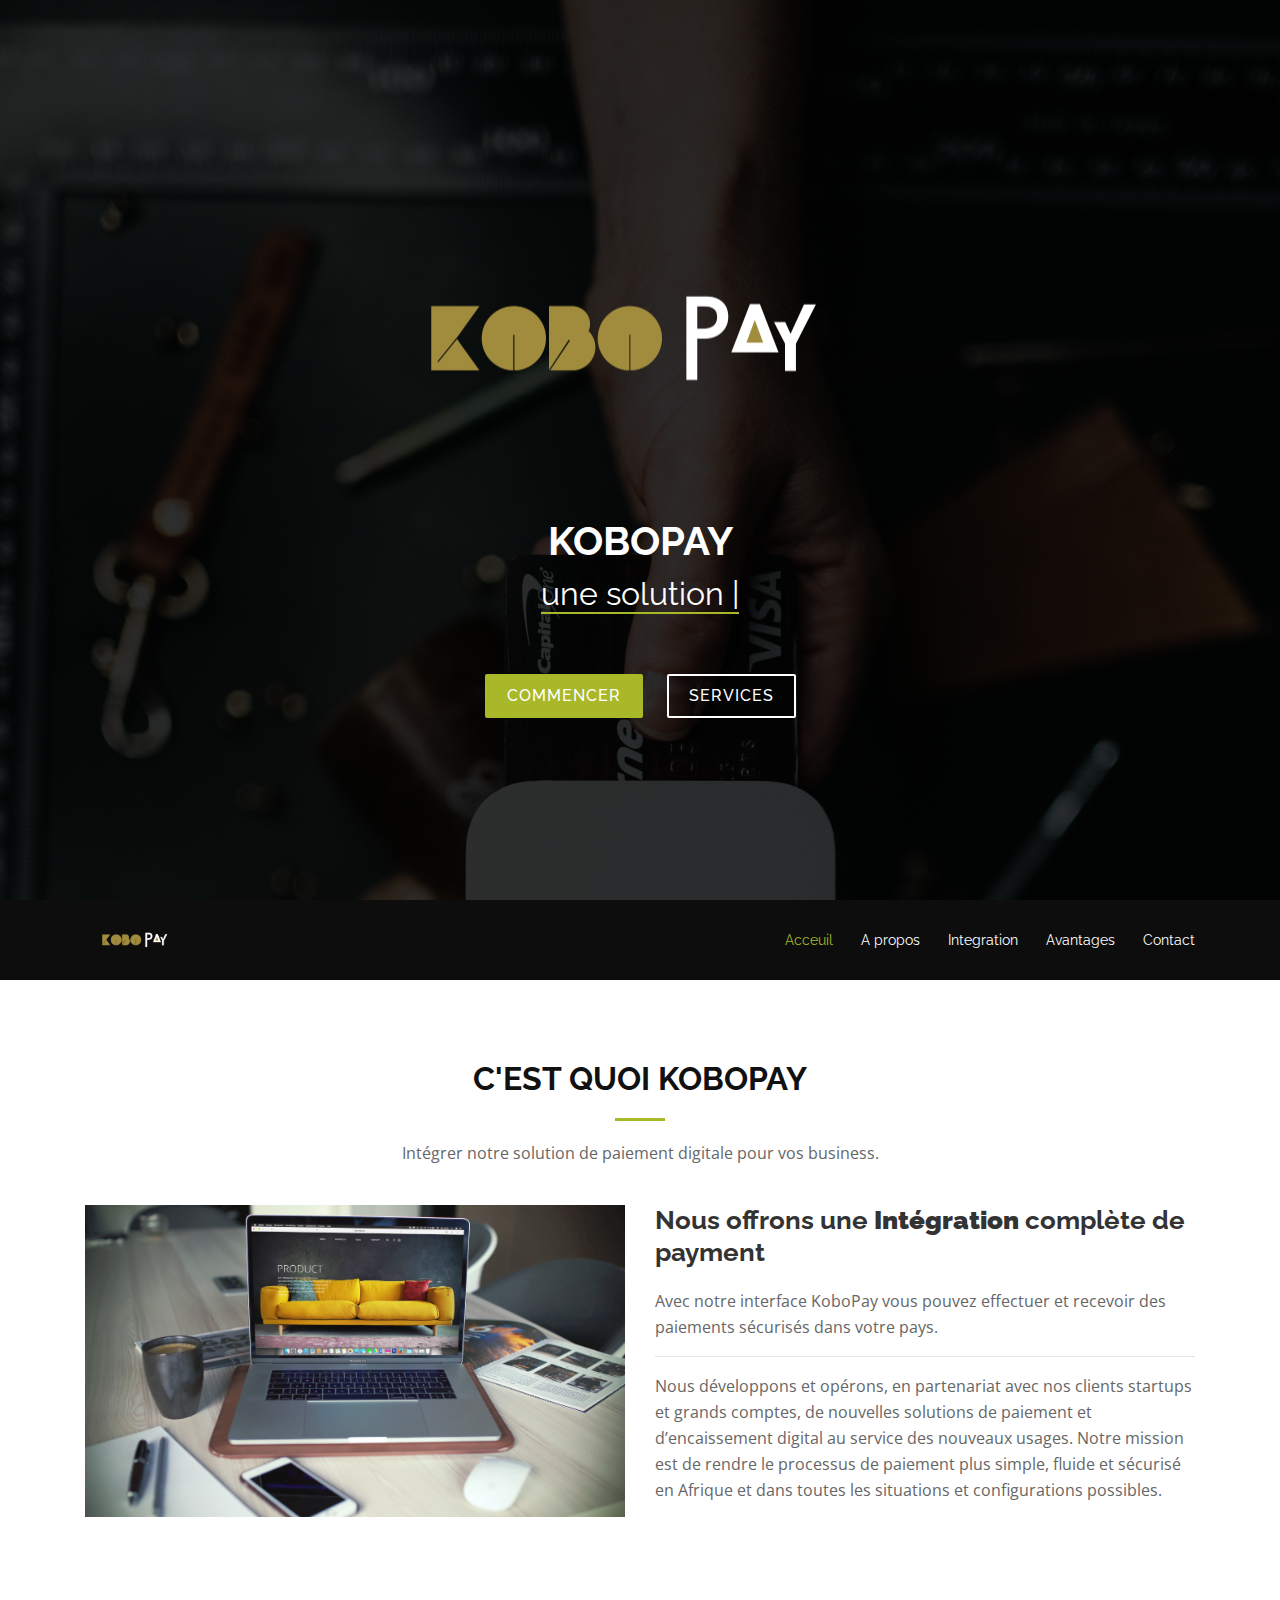
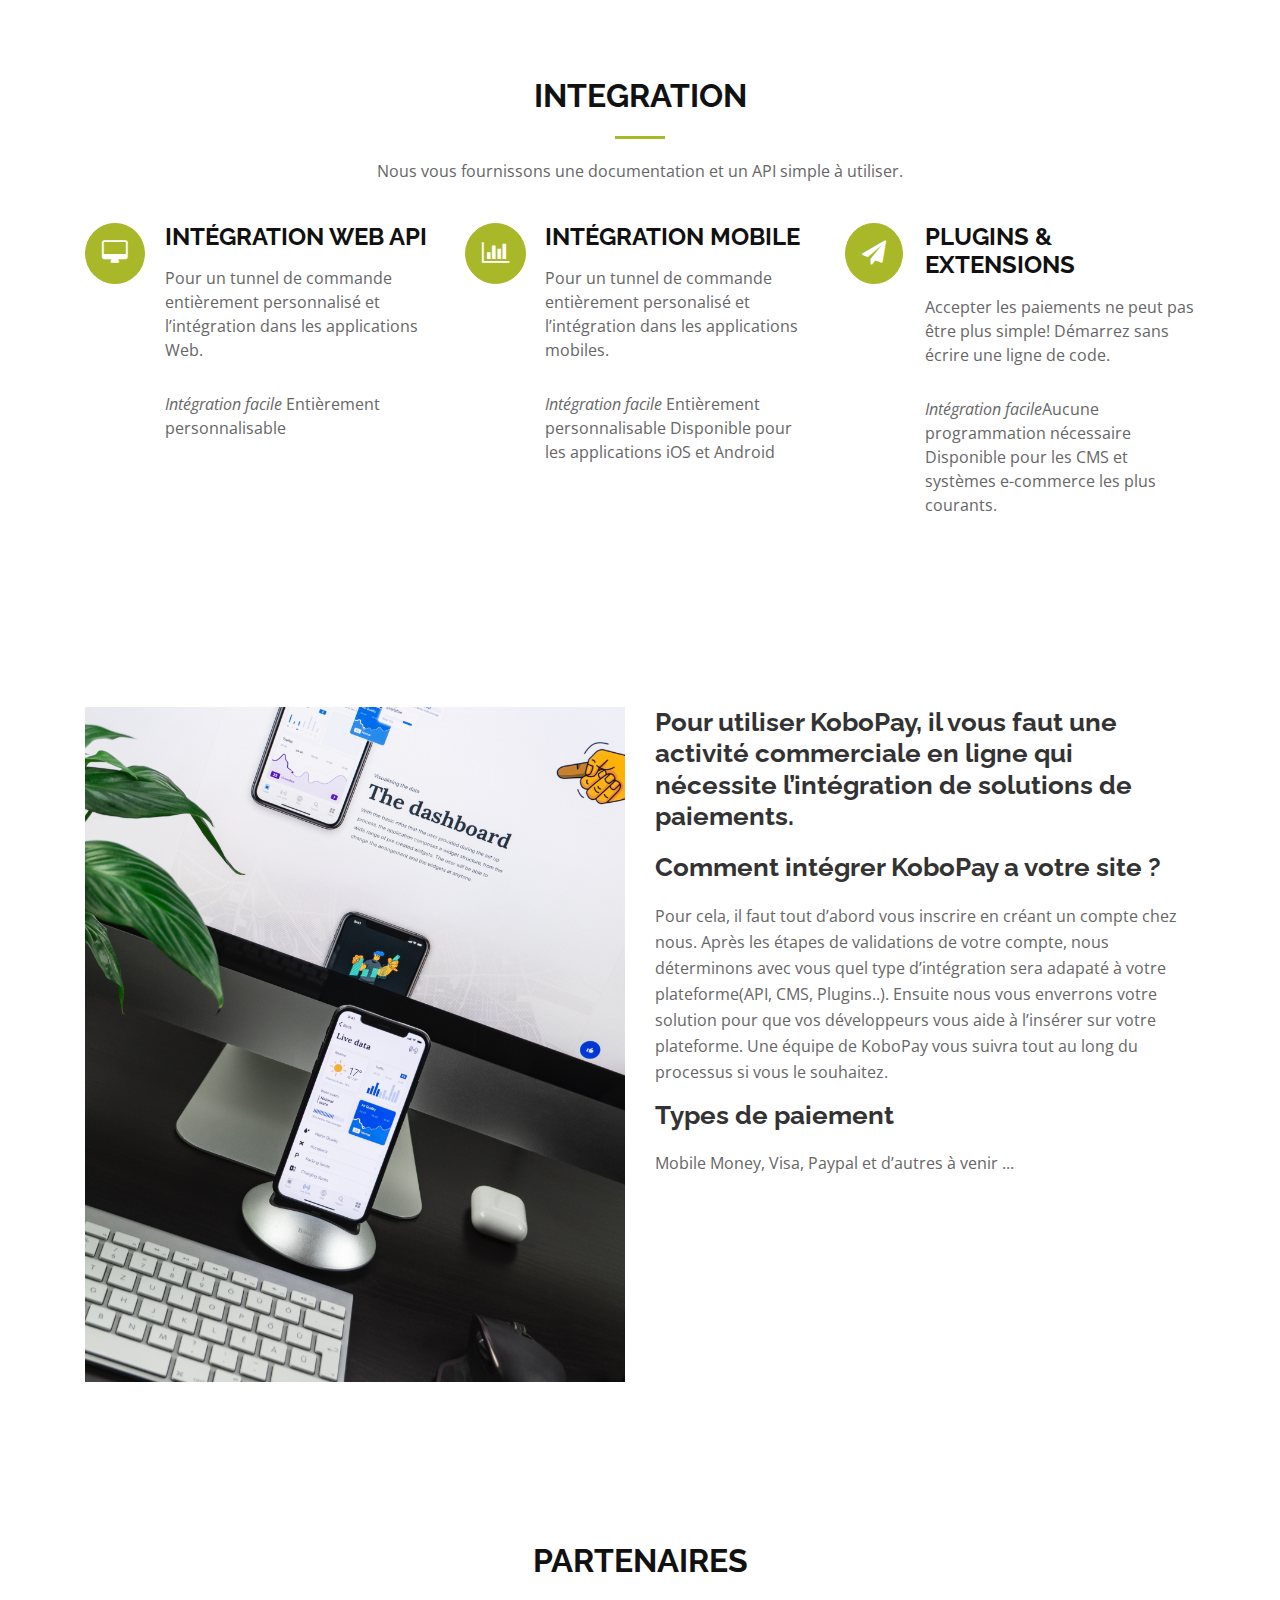
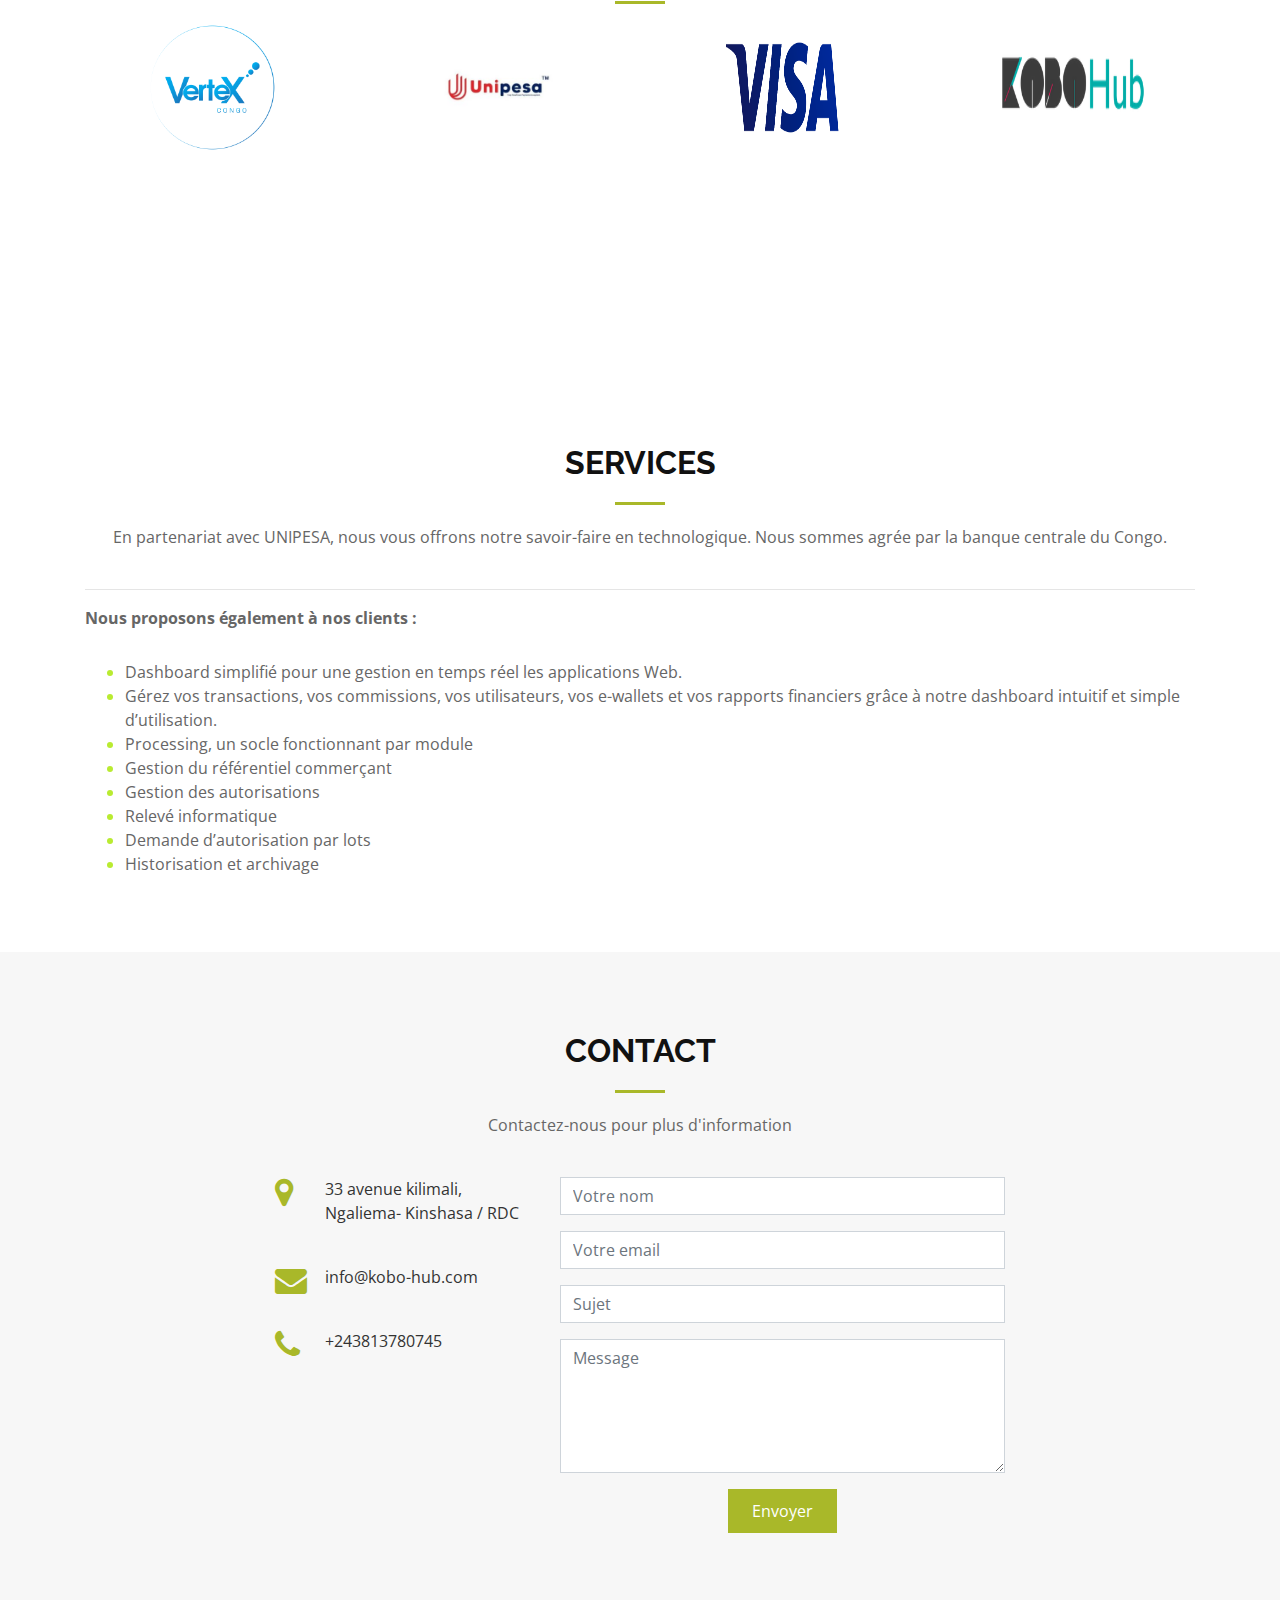
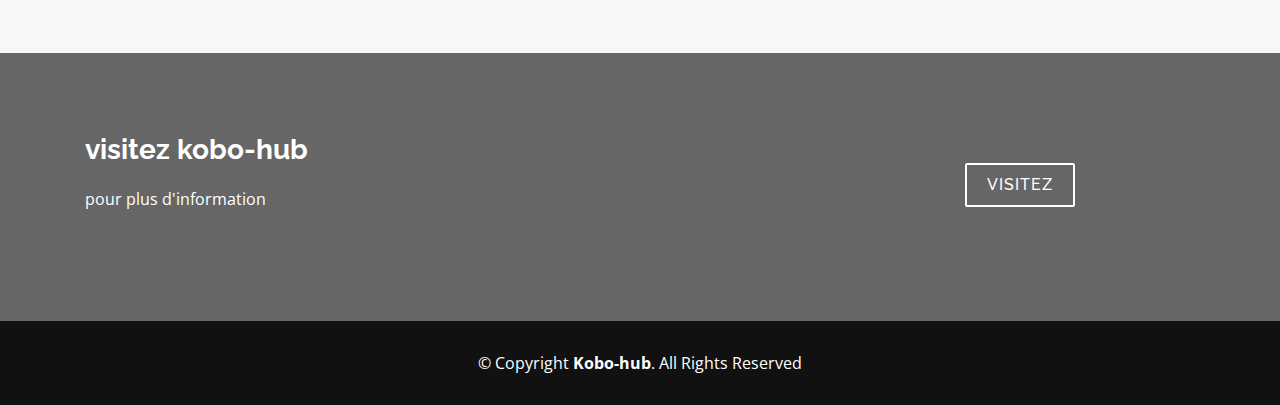
<file: index.html>
<!DOCTYPE html>
<html lang="en">
<html lang="fr">

<head>
  <meta charset="utf-8">
  <meta content="width=device-width, initial-scale=1.0" name="viewport">

  <title>Kobo-hub Bootstrap Template</title>
  <meta content="" name="description">
  <meta content="" name="keywords">

  <!-- Facebook Opengraph integration: https://developers.facebook.com/docs/sharing/opengraph -->
  <meta property="og:title" content="">
  <meta property="og:image" content="">
  <meta property="og:url" content="">
  <meta property="og:site_name" content="">
  <meta property="og:description" content="">

  <!-- Twitter Cards integration: https://dev.twitter.com/cards/  -->
  <meta name="twitter:card" content="summary">
  <meta name="twitter:site" content="">
  <meta name="twitter:title" content="">
  <meta name="twitter:description" content="">
  <meta name="twitter:image" content="">

  <!-- Favicons -->
  <link href="assets/img/favicon.png" rel="icon">
  <link href="assets/img/apple-touch-icon.png" rel="apple-touch-icon">

  <!-- Google Fonts -->
  <link href="https://fonts.googleapis.com/css?family=Open+Sans:300,300i,400,400i,700,700i|Raleway:300,400,500,700,800" rel="stylesheet">

  <!-- Vendor CSS Files -->
  <link href="assets/vendor/bootstrap/css/bootstrap.min.css" rel="stylesheet">
  <link href="assets/vendor/icofont/icofont.min.css" rel="stylesheet">
  <link href="assets/vendor/font-awesome/css/font-awesome.min.css" rel="stylesheet">
  <link href="assets/vendor/owl.carousel/assets/owl.carousel.min.css" rel="stylesheet">
  <link href="assets/vendor/venobox/venobox.css" rel="stylesheet">
  <link href="assets/vendor/aos/aos.css" rel="stylesheet">

  <!-- Template Main CSS File -->
  <link href="assets/css/style.css" rel="stylesheet">

  <!-- =======================================================
  * Template Name: Kobo-hub - v3.2.0
  * Template URL: https://bootstrapmade.com/Kobo-hub-free-onepage-bootstrap-theme/
  * Author: BootstrapMade.com
  * License: https://bootstrapmade.com/license/
  ======================================================== -->
</head>

<body>

  <!-- ======= Hero Section ======= -->
  <section id="hero">
    <div class="hero-container">
      <div class="wow fadeIn">
        <div class="hero-logo">
          <img class="" src="assets/img/logo.png" alt="Kobopay">
        </div>

        <h1>Kobopay</h1>
        <h2><span class="typed" data-typed-items="UNE SOLUTION
          D’INTÉGRATION,
          DE PAIEMENT,
          POUR MON BUSINESS"></span></h2>
        <div class="actions">
          <a href="#about" class="btn-get-started">Commencer</a>
          <a href="#services" class="btn-services">Services</a>
        </div>
      </div>
    </div>
  </section><!-- End Hero -->

  <!-- ======= Header ======= -->
  <header id="header">
    <div class="container d-flex align-items-center">

      <a href="index.html" class="logo mr-auto"><img src="assets/img/logo.png" alt=""></a>
      <!-- Uncomment below if you prefer to use a text logo -->
      <!-- <h1 class="logo mr-auto"><a href="index.html">Kobo-hub</a></h1> -->

      <nav class="nav-menu d-none d-lg-block">
        <ul>
          <li class="active"><a href="index.html">Acceuil</a></li>
          <li><a href="#about">A propos</a></li>
          <li><a href="#services">Integration</a></li>
          <li><a href="#testimonials">Avantages</a></li>
          
          <li><a href="#contact">Contact</a></li>

        </ul>
      </nav><!-- .nav-menu -->

    </div>
  </header><!-- End Header -->

  <main id="main">

    <!-- ======= About Section ======= -->
    <section id="about">
      <div class="container wow fadeInUp">
        <div class="row">
          <div class="col-md-12">
            <h3 class="section-title">C'est quoi Kobopay</h3>
            <div class="section-title-divider"></div>
            <p class="section-description">Intégrer notre solution de paiement
              digitale pour vos business.</p>
          </div>
        </div>
      </div>
      <div class="container about-container wow fadeInUp">
        <div class="row">

          <div class="col-lg-6 about-img">
            <img src="assets/img/3.jpg" alt="">
          </div>

          <div class="col-md-6 about-content">
            <h2 class="about-title">Nous offrons une <b>Intégration</b> complète de payment</h2>
            <p class="about-text">
              Avec notre interface KoboPay vous pouvez effectuer et recevoir des paiements sécurisés dans votre pays.
            </p>
            <hr>
            <p class="about-text">
              Nous développons et opérons, en partenariat avec nos clients startups et grands comptes, de nouvelles solutions de paiement et d’encaissement digital au service des nouveaux usages. Notre mission est de rendre le processus de paiement plus simple, fluide et sécurisé en Afrique et dans toutes les situations et configurations possibles.
            </p>
            
          </div>
        </div>
      </div>
    </section><!-- End About Section -->

    <!-- ======= Services Section ======= -->
    <section id="services">
      <div class="container wow fadeInUp">
        <div class="row">
          <div class="col-md-12">
            <h3 class="section-title">Integration</h3>
            <div class="section-title-divider"></div>
            <p class="section-description">Nous vous fournissons une documentation et un API simple à utiliser.</p>
          </div>
        </div>

        <div class="row">
          <div class="col-lg-4 col-md-6 service-item">
            <div class="service-icon"><i class="fa fa-desktop"></i></div>
            <h4 class="service-title"><a href="">Intégration Web API</a></h4>
            <p class="service-description">Pour un tunnel de commande entièrement
              personnalisé et l’intégration dans
              les applications Web.</p>
            <p class="service-description"><i>Intégration facile</i>
              Entièrement personnalisable</p>
          </div>
          <div class="col-lg-4 col-md-6 service-item">
            <div class="service-icon"><i class="fa fa-bar-chart"></i></div>
            <h4 class="service-title"><a href="">Intégration mobile</a></h4>
            <p class="service-description">Pour un tunnel de commande entièrement
              personalisé et l’intégration dans les
              applications mobiles.</p>
            <p class="service-description">
              <i>Intégration facile</i> Entièrement personnalisable Disponible pour les applications iOS et Android
            </p>
          </div>
          <div class="col-lg-4 col-md-6 service-item">
            <div class="service-icon"><i class="fa fa-paper-plane"></i></div>
            <h4 class="service-title"><a href="">Plugins & Extensions</a></h4>
            <p class="service-description">Accepter les paiements ne peut pas être plus simple! Démarrez sans écrire une ligne de code.</p>
            <p class="service-description">
              <i>Intégration facile</i>Aucune programmation nécessaire Disponible pour les CMS et systèmes e-commerce les plus courants.
            </p>
          </div>
        </div>
      </div>
    </section><!-- End Services Section -->

   

    <!-- ======= Portfolio Section ======= -->
    <!-- <section id="portfolio">
      <div class="container wow fadeInUp">
        <div class="row">
          <div class="col-md-12">
            <h3 class="section-title">Portfolio</h3>
            <div class="section-title-divider"></div>
            <p class="section-description">Si stante, hoc natura videlicet vult, salvam esse se, quod concedimus ses haec dicturum fuisse</p>
          </div>
        </div>

        <div class="row">
          <div class="col-lg-12 d-flex justify-content-center">
            <ul id="portfolio-flters">
              <li data-filter="*" class="filter-active">All</li>
              <li data-filter=".filter-app">App</li>
              <li data-filter=".filter-card">Card</li>
              <li data-filter=".filter-web">Web</li>
            </ul>
          </div>
        </div>

        <div class="row portfolio-container">

          <div class="col-lg-4 col-md-6 portfolio-item filter-app">
            <img src="assets/img/portfolio/portfolio-1.jpg" class="img-fluid" alt="">
            <div class="portfolio-info">
              <h4>App 1</h4>
              <p>App</p>
              <a href="assets/img/portfolio/portfolio-1.jpg" data-gall="portfolioGallery" class="venobox preview-link" title="App 1"><i class="fa fa-plus"></i></a>
              <a href="portfolio-details.html" class="details-link" title="More Details"><i class="fa fa-link fa-flip-horizontal"></i></a>
            </div>
          </div>

          <div class="col-lg-4 col-md-6 portfolio-item filter-web">
            <img src="assets/img/portfolio/portfolio-2.jpg" class="img-fluid" alt="">
            <div class="portfolio-info">
              <h4>Web 3</h4>
              <p>Web</p>
              <a href="assets/img/portfolio/portfolio-2.jpg" data-gall="portfolioGallery" class="venobox preview-link" title="Web 3"><i class="fa fa-plus"></i></a>
              <a href="portfolio-details.html" class="details-link" title="More Details"><i class="fa fa-link fa-flip-horizontal"></i></a>
            </div>
          </div>

          <div class="col-lg-4 col-md-6 portfolio-item filter-app">
            <img src="assets/img/portfolio/portfolio-3.jpg" class="img-fluid" alt="">
            <div class="portfolio-info">
              <h4>App 2</h4>
              <p>App</p>
              <a href="assets/img/portfolio/portfolio-3.jpg" data-gall="portfolioGallery" class="venobox preview-link" title="App 2"><i class="fa fa-plus"></i></a>
              <a href="portfolio-details.html" class="details-link" title="More Details"><i class="fa fa-link fa-flip-horizontal"></i></a>
            </div>
          </div>

          <div class="col-lg-4 col-md-6 portfolio-item filter-card">
            <img src="assets/img/portfolio/portfolio-4.jpg" class="img-fluid" alt="">
            <div class="portfolio-info">
              <h4>Card 2</h4>
              <p>Card</p>
              <a href="assets/img/portfolio/portfolio-4.jpg" data-gall="portfolioGallery" class="venobox preview-link" title="Card 2"><i class="fa fa-plus"></i></a>
              <a href="portfolio-details.html" class="details-link" title="More Details"><i class="fa fa-link fa-flip-horizontal"></i></a>
            </div>
          </div>

          <div class="col-lg-4 col-md-6 portfolio-item filter-web">
            <img src="assets/img/portfolio/portfolio-5.jpg" class="img-fluid" alt="">
            <div class="portfolio-info">
              <h4>Web 2</h4>
              <p>Web</p>
              <a href="assets/img/portfolio/portfolio-5.jpg" data-gall="portfolioGallery" class="venobox preview-link" title="Web 2"><i class="fa fa-plus"></i></a>
              <a href="portfolio-details.html" class="details-link" title="More Details"><i class="fa fa-link fa-flip-horizontal"></i></a>
            </div>
          </div>

          <div class="col-lg-4 col-md-6 portfolio-item filter-app">
            <img src="assets/img/portfolio/portfolio-6.jpg" class="img-fluid" alt="">
            <div class="portfolio-info">
              <h4>App 3</h4>
              <p>App</p>
              <a href="assets/img/portfolio/portfolio-6.jpg" data-gall="portfolioGallery" class="venobox preview-link" title="App 3"><i class="fa fa-plus"></i></a>
              <a href="portfolio-details.html" class="details-link" title="More Details"><i class="fa fa-link fa-flip-horizontal"></i></a>
            </div>
          </div>

          <div class="col-lg-4 col-md-6 portfolio-item filter-card">
            <img src="assets/img/portfolio/portfolio-7.jpg" class="img-fluid" alt="">
            <div class="portfolio-info">
              <h4>Card 1</h4>
              <p>Card</p>
              <a href="assets/img/portfolio/portfolio-7.jpg" data-gall="portfolioGallery" class="venobox preview-link" title="Card 1"><i class="fa fa-plus"></i></a>
              <a href="portfolio-details.html" class="details-link" title="More Details"><i class="fa fa-link fa-flip-horizontal"></i></a>
            </div>
          </div>

          <div class="col-lg-4 col-md-6 portfolio-item filter-card">
            <img src="assets/img/portfolio/portfolio-8.jpg" class="img-fluid" alt="">
            <div class="portfolio-info">
              <h4>Card 3</h4>
              <p>Card</p>
              <a href="assets/img/portfolio/portfolio-8.jpg" data-gall="portfolioGallery" class="venobox preview-link" title="Card 3"><i class="fa fa-plus"></i></a>
              <a href="portfolio-details.html" class="details-link" title="More Details"><i class="fa fa-link fa-flip-horizontal"></i></a>
            </div>
          </div>

          <div class="col-lg-4 col-md-6 portfolio-item filter-web">
            <img src="assets/img/portfolio/portfolio-9.jpg" class="img-fluid" alt="">
            <div class="portfolio-info">
              <h4>Web 3</h4>
              <p>Web</p>
              <a href="assets/img/portfolio/portfolio-9.jpg" data-gall="portfolioGallery" class="venobox preview-link" title="Web 3"><i class="fa fa-plus"></i></a>
              <a href="portfolio-details.html" class="details-link" title="More Details"><i class="fa fa-link fa-flip-horizontal"></i></a>
            </div>
          </div>

        </div>

      </div> -->
    <!-- </section>End Portfolio Section -->
        <!-- ======= About Section ======= -->
        <section id="about">
         
          <div class="container about-container wow fadeInUp">
            <div class="row">
    
              <div class="col-lg-6 about-img">
                <img src="assets/img/5.jpg" alt="">
              </div>
    
              <div class="col-md-6 about-content">
                <h2 class="about-title">Pour utiliser KoboPay, il vous faut une activité
                  commerciale en ligne qui nécessite l’intégration
                  de solutions de paiements.</h2>
                  <h6 class="about-title"> Comment intégrer KoboPay a votre site ? </h6>
                <p class="about-text">
                  Pour cela, il faut tout d’abord vous inscrire en créant un compte chez nous. Après les étapes de validations de votre compte, nous déterminons avec vous quel type d’intégration sera adapaté à votre plateforme(API, CMS, Plugins..). Ensuite nous vous enverrons votre solution pour que vos développeurs vous
                  aide à l’insérer sur votre plateforme. Une équipe de KoboPay vous suivra tout au long du processus si vous le souhaitez.
                </p>
                <h4 class = "about-title">Types de paiement</h4>
                <p>Mobile Money, Visa, Paypal et d’autres à venir ...</p>
              </div>
            </div>
          </div>
        </section><!-- End About Section -->


    <!--  ======= Team Section =======  -->
    <section id="team">
      <div class="container wow fadeInUp">
        <div class="row">
          <div class="col-md-12">
            <h3 class="section-title">Partenaires</h3>
            <div class="section-title-divider"></div>
             </div>
        </div>

        <div class="row">
          <div class="col-md-3">
            <div class="member">
              <div class="pic"><img class = "imgs" src="assets/img/team/client-1.png" alt=""></div>
             
            </div>
          </div>

          <div class="col-md-3">
            <div class="member">
              <div class="pic"><img class = "imgs" src="assets/img/team/Unipesa-300x300.jpg" alt=""></div>
            </div>
          </div>

          <div class="col-md-3">
            <div class="member">
              <div class="pic"><img class = "imgs" src="assets/img/team/visa_logo_blu.png" alt=""></div>
            </div>
          </div>
          <div class="col-md-3">
            <div class="member">
              <div class="pic4"><img class = "imgs" src="assets/img/team/logo blanc Kobopay.png" alt=""></div>
            </div>
          </div>

        </div>
      </div>
    </section><!-- End Team Section -->
    <!-- ======= Services Section ======= -->
    <section id="services">
      <div class="container wow fadeInUp">
        <div class="row">
          <div class="col-md-12">
            <h3 class="section-title">Services</h3>
            <div class="section-title-divider"></div>
            <p class="section-description">En partenariat avec UNIPESA, nous vous offrons notre savoir-faire en technologique.
              Nous sommes agrée par la banque centrale du Congo.</p><hr>
              <p><b> Nous proposons également à nos clients :</b></p>
          </div>
        </div>
        <ul class="color-with-marker" style="list-style: disc;">
          <li>Dashboard simplifié pour une gestion en temps réel
            les applications Web.</li>
          <li>Gérez vos transactions, vos commissions, vos utilisateurs, vos e-wallets et vos rapports financiers grâce à
            notre dashboard intuitif et simple d’utilisation.</li>
          <li>Processing, un socle fonctionnant par module</li>
          <li>Gestion du référentiel commerçant</li>
          <li>Gestion des autorisations</li>
          <li>Relevé informatique</li>
          <li>Demande d’autorisation par lots</li>
          <li>Historisation et archivage</li>
        </ul>
          
        </div>
      </div>
    </section><!-- End Services Section -->

    <!-- ======= Contact Section ======= -->
    <section id="contact">
      <div class="container wow fadeInUp">
        <div class="row">
          <div class="col-md-12">
            <h3 class="section-title">Contact</h3>
            <div class="section-title-divider"></div>
            <p class="section-description">Contactez-nous pour plus d'information </p>
          </div>
        </div>

        <div class="row justify-content-center">
          <div class="col-lg-3 col-md-4">
            <div class="info">
              <div>
                <i class="fa fa-map-marker"></i>
                <p>33 avenue kilimali, Ngaliema- Kinshasa / RDC</p>
              </div>

              <div>
                <i class="fa fa-envelope"></i>
                <p>info@kobo-hub.com</p>
              </div>

              <div>
                <i class="fa fa-phone"></i>
                <p>+243813780745</p>
              </div>

            </div>
          </div>

          <div class="col-lg-5 col-md-8">
            <div class="form">
              <form action="forms/contact.php" method="post" role="form" class="php-email-form">
                <div class="form-group">
                  <input type="text" name="name" class="form-control" id="name" placeholder="Votre nom" data-rule="minlen:4" data-msg="Please enter at least 4 chars" />
                  <div class="validate"></div>
                </div>
                <div class="form-group">
                  <input type="email" class="form-control" name="email" id="email" placeholder="Votre email" data-rule="email" data-msg="Please enter a valid email" />
                  <div class="validate"></div>
                </div>
                <div class="form-group">
                  <input type="text" class="form-control" name="subject" id="subject" placeholder="Sujet" data-rule="minlen:4" data-msg="Please enter at least 8 chars of subject" />
                  <div class="validate"></div>
                </div>
                <div class="form-group">
                  <textarea class="form-control" name="message" rows="5" data-rule="required" data-msg="Please write something for us" placeholder="Message"></textarea>
                  <div class="validate"></div>
                </div>
                <div class="mb-3">
                  <div class="loading">Chargement...</div>
                  <div class="error-message"></div>
                  <div class="sent-message">Votre message a ete envoye, Merci</div>
                </div>
                <div class="text-center"><button type="submit">Envoyer</button></div>
              </form>
            </div>
          </div>

        </div>
      </div>
    </section><!-- End Contact Section -->
     <!-- ======= Subscrbe Section ======= -->
     <section id="subscribe">
      <div class="container wow fadeInUp">
        <div class="row">
          <div class="col-md-8">
            <h3 class="subscribe-title">Visitez Kobo-hub</h3>
            <p class="subscribe-text">pour plus d'information</p>
          </div>
          <div class="col-md-4 subscribe-btn-container">
            <a class="subscribe-btn" href="https://www.kobo-hub.com/en-gb/home">Visitez</a>
          </div>
        </div>
      </div>
    </section><!-- End Subscrbe Section -->

  </main><!-- End #main -->

  <!-- ======= Footer ======= -->
  <footer id="footer">
    <div class="container">
      <div class="row">
        <div class="col-md-12">
          <div class="copyright">
            &copy; Copyright <strong>Kobo-hub</strong>. All Rights Reserved
          </div>
          
        </div>
      </div>
    </div>
  </footer><!-- End Footer -->

  <div id="preloader"></div>
  <a href="#" class="back-to-top"><i class="fa fa-chevron-up"></i></a>

  <!-- Vendor JS Files -->
  <script src="assets/vendor/jquery/jquery.min.js"></script>
  <script src="assets/vendor/bootstrap/js/bootstrap.bundle.min.js"></script>
  <script src="assets/vendor/jquery.easing/jquery.easing.min.js"></script>
  <script src="assets/vendor/php-email-form/validate.js"></script>
  <script src="assets/vendor/jquery-sticky/jquery.sticky.js"></script>
  <script src="assets/vendor/isotope-layout/isotope.pkgd.min.js"></script>
  <script src="assets/vendor/owl.carousel/owl.carousel.min.js"></script>
  <script src="assets/vendor/venobox/venobox.min.js"></script>
  <script src="assets/vendor/typed.js/typed.min.js"></script>
  <script src="assets/vendor/aos/aos.js"></script>

  <!-- Template Main JS File -->
  <script src="assets/js/main.js"></script>

</body>

</html>
</file>
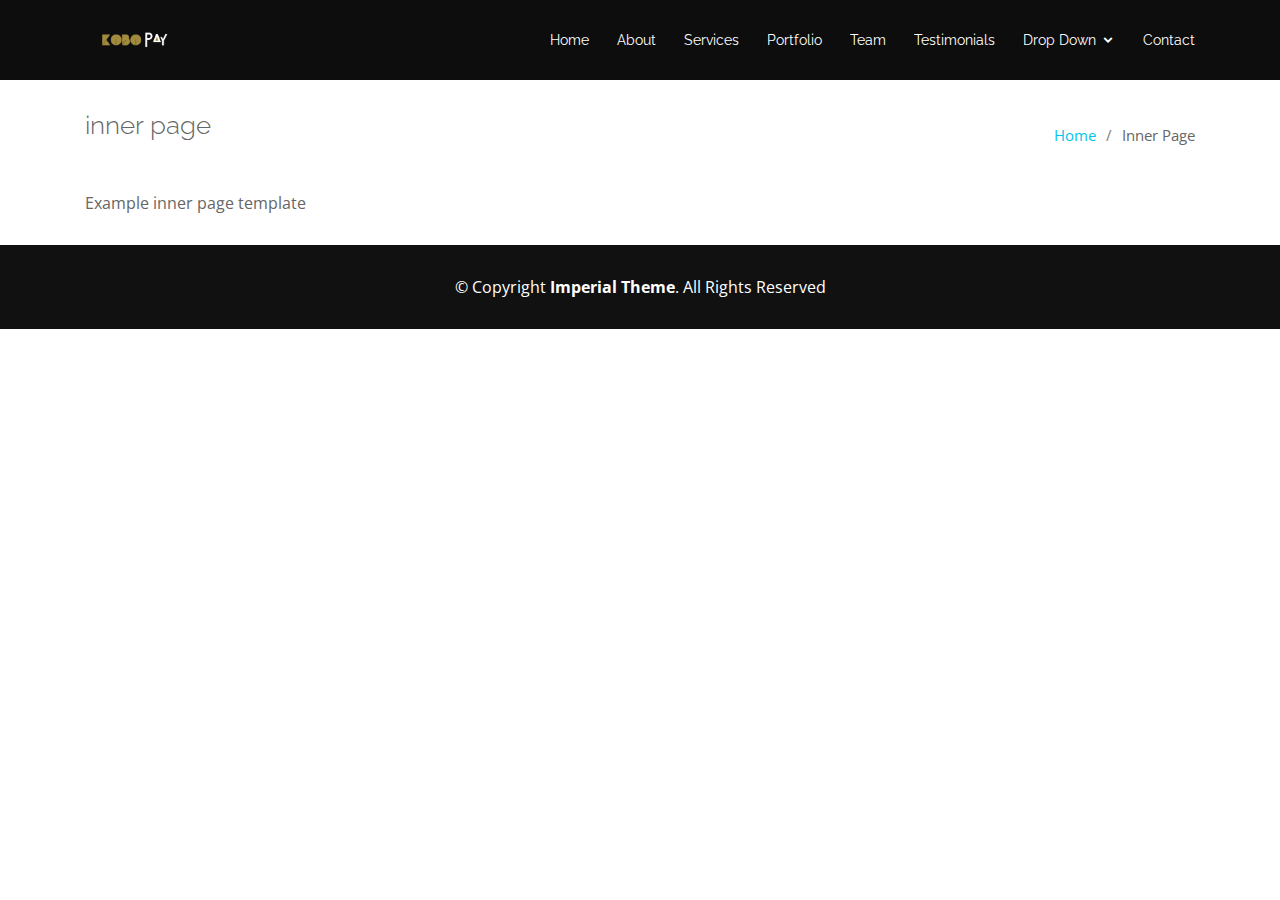
<file: inner-page.html>
<!DOCTYPE html>
<html lang="en">

<head>
  <meta charset="utf-8">
  <meta content="width=device-width, initial-scale=1.0" name="viewport">

  <title>Inner Page - Imperial Bootstrap Template</title>
  <meta content="" name="description">
  <meta content="" name="keywords">

  <!-- Facebook Opengraph integration: https://developers.facebook.com/docs/sharing/opengraph -->
  <meta property="og:title" content="">
  <meta property="og:image" content="">
  <meta property="og:url" content="">
  <meta property="og:site_name" content="">
  <meta property="og:description" content="">

  <!-- Twitter Cards integration: https://dev.twitter.com/cards/  -->
  <meta name="twitter:card" content="summary">
  <meta name="twitter:site" content="">
  <meta name="twitter:title" content="">
  <meta name="twitter:description" content="">
  <meta name="twitter:image" content="">

  <!-- Favicons -->
  <link href="assets/img/favicon.png" rel="icon">
  <link href="assets/img/apple-touch-icon.png" rel="apple-touch-icon">

  <!-- Google Fonts -->
  <link href="https://fonts.googleapis.com/css?family=Open+Sans:300,300i,400,400i,700,700i|Raleway:300,400,500,700,800" rel="stylesheet">

  <!-- Vendor CSS Files -->
  <link href="assets/vendor/bootstrap/css/bootstrap.min.css" rel="stylesheet">
  <link href="assets/vendor/icofont/icofont.min.css" rel="stylesheet">
  <link href="assets/vendor/font-awesome/css/font-awesome.min.css" rel="stylesheet">
  <link href="assets/vendor/owl.carousel/assets/owl.carousel.min.css" rel="stylesheet">
  <link href="assets/vendor/venobox/venobox.css" rel="stylesheet">
  <link href="assets/vendor/aos/aos.css" rel="stylesheet">

  <!-- Template Main CSS File -->
  <link href="assets/css/style.css" rel="stylesheet">

  <!-- =======================================================
  * Template Name: Imperial - v3.2.0
  * Template URL: https://bootstrapmade.com/imperial-free-onepage-bootstrap-theme/
  * Author: BootstrapMade.com
  * License: https://bootstrapmade.com/license/
  ======================================================== -->
</head>

<body>

  <!-- ======= Header ======= -->
  <header id="header">
    <div class="container d-flex align-items-center">

      <a href="index.html" class="logo mr-auto"><img src="assets/img/logo.png" alt=""></a>
      <!-- Uncomment below if you prefer to use a text logo -->
      <!-- <h1 class="logo mr-auto"><a href="index.html">Imperial</a></h1> -->

      <nav class="nav-menu d-none d-lg-block">
        <ul>
          <li><a href="index.html">Home</a></li>
          <li><a href="#about">About</a></li>
          <li><a href="#services">Services</a></li>
          <li><a href="#portfolio">Portfolio</a></li>
          <li><a href="#team">Team</a></li>
          <li><a href="#testimonials">Testimonials</a></li>
          <li class="drop-down"><a href="">Drop Down</a>
            <ul>
              <li><a href="#">Drop Down 1</a></li>
              <li class="drop-down"><a href="#">Deep Drop Down</a>
                <ul>
                  <li><a href="#">Deep Drop Down 1</a></li>
                  <li><a href="#">Deep Drop Down 2</a></li>
                  <li><a href="#">Deep Drop Down 3</a></li>
                  <li><a href="#">Deep Drop Down 4</a></li>
                  <li><a href="#">Deep Drop Down 5</a></li>
                </ul>
              </li>
              <li><a href="#">Drop Down 2</a></li>
              <li><a href="#">Drop Down 3</a></li>
              <li><a href="#">Drop Down 4</a></li>
            </ul>
          </li>
          <li><a href="#contact">Contact</a></li>

        </ul>
      </nav><!-- .nav-menu -->

    </div>
  </header><!-- End Header -->

  <main id="main">

    <!-- ======= Breadcrumbs ======= -->
    <section class="breadcrumbs">
      <div class="container">

        <div class="d-flex justify-content-between align-items-center">
          <h2>Inner Page</h2>
          <ol>
            <li><a href="index.html">Home</a></li>
            <li>Inner Page</li>
          </ol>
        </div>

      </div>
    </section><!-- End Breadcrumbs -->

    <section class="inner-page">
      <div class="container">
        <p>
          Example inner page template
        </p>
      </div>
    </section>

  </main><!-- End #main -->

  <!-- ======= Footer ======= -->
  <footer id="footer">
    <div class="container">
      <div class="row">
        <div class="col-md-12">
          <div class="copyright">
            &copy; Copyright <strong>Imperial Theme</strong>. All Rights Reserved
          </div>
          
        </div>
      </div>
    </div>
  </footer><!-- End Footer -->

  <div id="preloader"></div>
  <a href="#" class="back-to-top"><i class="fa fa-chevron-up"></i></a>

  <!-- Vendor JS Files -->
  <script src="assets/vendor/jquery/jquery.min.js"></script>
  <script src="assets/vendor/bootstrap/js/bootstrap.bundle.min.js"></script>
  <script src="assets/vendor/jquery.easing/jquery.easing.min.js"></script>
  <script src="assets/vendor/php-email-form/validate.js"></script>
  <script src="assets/vendor/jquery-sticky/jquery.sticky.js"></script>
  <script src="assets/vendor/isotope-layout/isotope.pkgd.min.js"></script>
  <script src="assets/vendor/owl.carousel/owl.carousel.min.js"></script>
  <script src="assets/vendor/venobox/venobox.min.js"></script>
  <script src="assets/vendor/typed.js/typed.min.js"></script>
  <script src="assets/vendor/aos/aos.js"></script>

  <!-- Template Main JS File -->
  <script src="assets/js/main.js"></script>

</body>

</html>
</file>
<file: assets/vendor/venobox/venobox.css>
/* ------ venobox.css --------*/
.vbox-overlay *, .vbox-overlay *:before, .vbox-overlay *:after{
    -webkit-backface-visibility: hidden;
    -webkit-box-sizing:border-box;
    -moz-box-sizing:border-box;
    box-sizing:border-box;
}
.vbox-overlay * { 
    -webkit-backface-visibility: visible;
    backface-visibility: visible;
}
.vbox-overlay{
    display: -webkit-flex;
    display: flex;
    -webkit-flex-direction: column;
    flex-direction: column;
    -webkit-justify-content: center;
    justify-content: center;
    -webkit-align-items: center;
    align-items: center;
    position: fixed;
    left: 0;
    top: 0;
    bottom: 0;
    right: 0;
    z-index: 999999;
}

/* ----- navigation ----- */
.vbox-title{
    width: 100%;
    height: 40px;
    float: left;
    text-align: center;
    line-height: 28px;
    font-size: 12px;
    padding: 6px 50px;
    overflow: hidden;
    position: fixed;
    display: none;
    left: 0;
    z-index: 89;
}
.vbox-close{
    cursor: pointer;
    position: fixed;
    top: -1px;
    right: 0;
    width: 50px;
    height: 40px;
    padding: 6px;
    display: block;
    background-position:10px center;
    overflow: hidden;
    font-size: 24px;
    line-height: 1;
    text-align: center;
    z-index: 99;
}
.vbox-left{
    cursor: pointer;
    position: fixed;
    left: 0;
    height: 40px;
    overflow: hidden;
    line-height: 28px;
    font-size: 12px;
    z-index: 99;
    display: flex;
    align-items:center;
}
.vbox-num{
    display: inline-block;
    margin: 6px 0 6px 15px;
}
/* ----- Social share ----- */
.vbox-share{
    line-height: 28px;
    font-size: 12px;
    overflow: hidden;
    position: fixed;
    left: 0;
    z-index: 98;
    display: flex;
    align-items:center;
    justify-content: center;
    width: 100%;
    text-align: center;
}
.vbox-share svg{
    max-height: 28px;
    width: 28px;
    z-index: 10;
    margin-left: 12px;
    margin-top: 6px;
    margin-bottom: 6px;
    vertical-align: middle;
}


/* ----- navigation ARROWS ----- */
.vbox-next, .vbox-prev{
    position: fixed;
    top: 50%;
    margin-top: -15px;
    overflow: hidden;
    cursor: pointer;
    display: block;
    width: 45px;
    height: 45px;
    z-index: 99;
}
.vbox-next span, .vbox-prev span{
    position: relative;
    width: 20px;
    height: 20px;
    border: 2px solid transparent;
    border-top-color: #B6B6B6;
    border-right-color: #B6B6B6;
    text-indent: -100px;
    position: absolute;
    top: 8px;
    display: block;
}
.vbox-prev{
    left: 15px;
}
.vbox-next{
    right: 15px;
}
.vbox-prev span{
    left: 10px;
    -ms-transform: rotate(-135deg);
    -webkit-transform: rotate(-135deg);
    transform: rotate(-135deg);
}
.vbox-next span{
    -ms-transform: rotate(45deg);
    -webkit-transform: rotate(45deg);
    transform: rotate(45deg);
    right: 10px;
}
/* ------- inline window ------ */
.vbox-inline{
    width: 420px;
    height: 315px;
    height: 70vh;
    padding: 10px;
    background: #fff;
    margin: 0 auto;
    overflow: auto;
    text-align: left;
}
/* ------- Video & iFrames window ------ */
.venoframe{
    max-width: 100%;
    width: 100%;
    border: none;
    width: 100%;
    height: 260px;
    height: 70vh;
}
.venoframe.vbvid{
    height: 260px;
}
@media (min-width: 768px) {
    .venoframe, .vbox-inline{
        width: 90%;
        height: 360px;
        height: 70vh;
    }
    .venoframe.vbvid{
        width: 640px;
        height: 360px;
    }
}
@media (min-width: 992px) {
    .venoframe, .vbox-inline{
        max-width: 1200px;
        width: 80%;
        height: 540px;
        height: 70vh;
    }
    .venoframe.vbvid{
        width: 960px;
        height: 540px;
    }
}
/* 
Please do NOT edit this part! 
or at least read this note: http://i.imgur.com/7C0ws9e.gif
*/
.vbox-open{
    overflow: hidden;
}
.vbox-container{
    position: absolute;
    left: 0;
    right: 0;
    top: 0;
    bottom: 0;
    overflow-x: hidden;
    overflow-y: scroll;
    overflow-scrolling: touch;
    -webkit-overflow-scrolling: touch;
    z-index: 20;
    max-height: 100%;

}

.vbox-content{
    text-align: center;
    float: left;
    width: 100%;
    position: relative;
    overflow: hidden;
    padding: 20px 4%;
}
.vbox-container img{
    max-width: 100%;
    height: auto;
}
.vbox-figlio{
    box-shadow: 0 0 12px rgba(0,0,0,0.19), 0 6px 6px rgba(0,0,0,0.23);
    max-width: 100%;
    text-align: initial;
}
img.vbox-figlio{
    -webkit-user-select: none;
-khtml-user-select: none;
-moz-user-select: none;
-o-user-select: none;
user-select: none;
}
.vbox-content.swipe-left{
    margin-left: -200px !important;
}
.vbox-content.swipe-right{
    margin-left: 200px !important;
}
.vbox-animated{
    webkit-transition: margin 300ms ease-out;
    transition: margin 300ms ease-out;
}

/* ---------- preloader ----------
 * SPINKIT 
 * http://tobiasahlin.com/spinkit/
-------------------------------- */
.sk-double-bounce,.sk-rotating-plane{width:40px;height:40px;margin:40px auto}.sk-rotating-plane{background-color:#333;-webkit-animation:sk-rotatePlane 1.2s infinite ease-in-out;animation:sk-rotatePlane 1.2s infinite ease-in-out}@-webkit-keyframes sk-rotatePlane{0%{-webkit-transform:perspective(120px) rotateX(0) rotateY(0);transform:perspective(120px) rotateX(0) rotateY(0)}50%{-webkit-transform:perspective(120px) rotateX(-180.1deg) rotateY(0);transform:perspective(120px) rotateX(-180.1deg) rotateY(0)}100%{-webkit-transform:perspective(120px) rotateX(-180deg) rotateY(-179.9deg);transform:perspective(120px) rotateX(-180deg) rotateY(-179.9deg)}}@keyframes sk-rotatePlane{0%{-webkit-transform:perspective(120px) rotateX(0) rotateY(0);transform:perspective(120px) rotateX(0) rotateY(0)}50%{-webkit-transform:perspective(120px) rotateX(-180.1deg) rotateY(0);transform:perspective(120px) rotateX(-180.1deg) rotateY(0)}100%{-webkit-transform:perspective(120px) rotateX(-180deg) rotateY(-179.9deg);transform:perspective(120px) rotateX(-180deg) rotateY(-179.9deg)}}.sk-double-bounce{position:relative}.sk-double-bounce .sk-child{width:100%;height:100%;border-radius:50%;background-color:#333;opacity:.6;position:absolute;top:0;left:0;-webkit-animation:sk-doubleBounce 2s infinite ease-in-out;animation:sk-doubleBounce 2s infinite ease-in-out}.sk-chasing-dots .sk-child,.sk-spinner-pulse,.sk-three-bounce .sk-child{background-color:#333;border-radius:100%}.sk-double-bounce .sk-double-bounce2{-webkit-animation-delay:-1s;animation-delay:-1s}@-webkit-keyframes sk-doubleBounce{0%,100%{-webkit-transform:scale(0);transform:scale(0)}50%{-webkit-transform:scale(1);transform:scale(1)}}@keyframes sk-doubleBounce{0%,100%{-webkit-transform:scale(0);transform:scale(0)}50%{-webkit-transform:scale(1);transform:scale(1)}}.sk-wave{margin:40px auto;width:50px;height:40px;text-align:center;font-size:10px}.sk-wave .sk-rect{background-color:#333;height:100%;width:6px;display:inline-block;-webkit-animation:sk-waveStretchDelay 1.2s infinite ease-in-out;animation:sk-waveStretchDelay 1.2s infinite ease-in-out}.sk-wave .sk-rect1{-webkit-animation-delay:-1.2s;animation-delay:-1.2s}.sk-wave .sk-rect2{-webkit-animation-delay:-1.1s;animation-delay:-1.1s}.sk-wave .sk-rect3{-webkit-animation-delay:-1s;animation-delay:-1s}.sk-wave .sk-rect4{-webkit-animation-delay:-.9s;animation-delay:-.9s}.sk-wave .sk-rect5{-webkit-animation-delay:-.8s;animation-delay:-.8s}@-webkit-keyframes sk-waveStretchDelay{0%,100%,40%{-webkit-transform:scaleY(.4);transform:scaleY(.4)}20%{-webkit-transform:scaleY(1);transform:scaleY(1)}}@keyframes sk-waveStretchDelay{0%,100%,40%{-webkit-transform:scaleY(.4);transform:scaleY(.4)}20%{-webkit-transform:scaleY(1);transform:scaleY(1)}}.sk-wandering-cubes{margin:40px auto;width:40px;height:40px;position:relative}.sk-wandering-cubes .sk-cube{background-color:#333;width:10px;height:10px;position:absolute;top:0;left:0;-webkit-animation:sk-wanderingCube 1.8s ease-in-out -1.8s infinite both;animation:sk-wanderingCube 1.8s ease-in-out -1.8s infinite both}.sk-chasing-dots,.sk-spinner-pulse{width:40px;height:40px;margin:40px auto}.sk-wandering-cubes .sk-cube2{-webkit-animation-delay:-.9s;animation-delay:-.9s}@-webkit-keyframes sk-wanderingCube{0%{-webkit-transform:rotate(0);transform:rotate(0)}25%{-webkit-transform:translateX(30px) rotate(-90deg) scale(.5);transform:translateX(30px) rotate(-90deg) scale(.5)}50%{-webkit-transform:translateX(30px) translateY(30px) rotate(-179deg);transform:translateX(30px) translateY(30px) rotate(-179deg)}50.1%{-webkit-transform:translateX(30px) translateY(30px) rotate(-180deg);transform:translateX(30px) translateY(30px) rotate(-180deg)}75%{-webkit-transform:translateX(0) translateY(30px) rotate(-270deg) scale(.5);transform:translateX(0) translateY(30px) rotate(-270deg) scale(.5)}100%{-webkit-transform:rotate(-360deg);transform:rotate(-360deg)}}@keyframes sk-wanderingCube{0%{-webkit-transform:rotate(0);transform:rotate(0)}25%{-webkit-transform:translateX(30px) rotate(-90deg) scale(.5);transform:translateX(30px) rotate(-90deg) scale(.5)}50%{-webkit-transform:translateX(30px) translateY(30px) rotate(-179deg);transform:translateX(30px) translateY(30px) rotate(-179deg)}50.1%{-webkit-transform:translateX(30px) translateY(30px) rotate(-180deg);transform:translateX(30px) translateY(30px) rotate(-180deg)}75%{-webkit-transform:translateX(0) translateY(30px) rotate(-270deg) scale(.5);transform:translateX(0) translateY(30px) rotate(-270deg) scale(.5)}100%{-webkit-transform:rotate(-360deg);transform:rotate(-360deg)}}.sk-spinner-pulse{-webkit-animation:sk-pulseScaleOut 1s infinite ease-in-out;animation:sk-pulseScaleOut 1s infinite ease-in-out}@-webkit-keyframes sk-pulseScaleOut{0%{-webkit-transform:scale(0);transform:scale(0)}100%{-webkit-transform:scale(1);transform:scale(1);opacity:0}}@keyframes sk-pulseScaleOut{0%{-webkit-transform:scale(0);transform:scale(0)}100%{-webkit-transform:scale(1);transform:scale(1);opacity:0}}.sk-chasing-dots{position:relative;text-align:center;-webkit-animation:sk-chasingDotsRotate 2s infinite linear;animation:sk-chasingDotsRotate 2s infinite linear}.sk-chasing-dots .sk-child{width:60%;height:60%;display:inline-block;position:absolute;top:0;-webkit-animation:sk-chasingDotsBounce 2s infinite ease-in-out;animation:sk-chasingDotsBounce 2s infinite ease-in-out}.sk-chasing-dots .sk-dot2{top:auto;bottom:0;-webkit-animation-delay:-1s;animation-delay:-1s}@-webkit-keyframes sk-chasingDotsRotate{100%{-webkit-transform:rotate(360deg);transform:rotate(360deg)}}@keyframes sk-chasingDotsRotate{100%{-webkit-transform:rotate(360deg);transform:rotate(360deg)}}@-webkit-keyframes sk-chasingDotsBounce{0%,100%{-webkit-transform:scale(0);transform:scale(0)}50%{-webkit-transform:scale(1);transform:scale(1)}}@keyframes sk-chasingDotsBounce{0%,100%{-webkit-transform:scale(0);transform:scale(0)}50%{-webkit-transform:scale(1);transform:scale(1)}}.sk-three-bounce{margin:40px auto;width:80px;text-align:center}.sk-three-bounce .sk-child{width:20px;height:20px;display:inline-block;-webkit-animation:sk-three-bounce 1.4s ease-in-out 0s infinite both;animation:sk-three-bounce 1.4s ease-in-out 0s infinite both}.sk-circle .sk-child:before,.sk-fading-circle .sk-circle:before{display:block;border-radius:100%;content:'';background-color:#333}.sk-three-bounce .sk-bounce1{-webkit-animation-delay:-.32s;animation-delay:-.32s}.sk-three-bounce .sk-bounce2{-webkit-animation-delay:-.16s;animation-delay:-.16s}@-webkit-keyframes sk-three-bounce{0%,100%,80%{-webkit-transform:scale(0);transform:scale(0)}40%{-webkit-transform:scale(1);transform:scale(1)}}@keyframes sk-three-bounce{0%,100%,80%{-webkit-transform:scale(0);transform:scale(0)}40%{-webkit-transform:scale(1);transform:scale(1)}}.sk-circle{margin:40px auto;width:40px;height:40px;position:relative}.sk-circle .sk-child{width:100%;height:100%;position:absolute;left:0;top:0}.sk-circle .sk-child:before{margin:0 auto;width:15%;height:15%;-webkit-animation:sk-circleBounceDelay 1.2s infinite ease-in-out both;animation:sk-circleBounceDelay 1.2s infinite ease-in-out both}.sk-circle .sk-circle2{-webkit-transform:rotate(30deg);-ms-transform:rotate(30deg);transform:rotate(30deg)}.sk-circle .sk-circle3{-webkit-transform:rotate(60deg);-ms-transform:rotate(60deg);transform:rotate(60deg)}.sk-circle .sk-circle4{-webkit-transform:rotate(90deg);-ms-transform:rotate(90deg);transform:rotate(90deg)}.sk-circle .sk-circle5{-webkit-transform:rotate(120deg);-ms-transform:rotate(120deg);transform:rotate(120deg)}.sk-circle .sk-circle6{-webkit-transform:rotate(150deg);-ms-transform:rotate(150deg);transform:rotate(150deg)}.sk-circle .sk-circle7{-webkit-transform:rotate(180deg);-ms-transform:rotate(180deg);transform:rotate(180deg)}.sk-circle .sk-circle8{-webkit-transform:rotate(210deg);-ms-transform:rotate(210deg);transform:rotate(210deg)}.sk-circle .sk-circle9{-webkit-transform:rotate(240deg);-ms-transform:rotate(240deg);transform:rotate(240deg)}.sk-circle .sk-circle10{-webkit-transform:rotate(270deg);-ms-transform:rotate(270deg);transform:rotate(270deg)}.sk-circle .sk-circle11{-webkit-transform:rotate(300deg);-ms-transform:rotate(300deg);transform:rotate(300deg)}.sk-circle .sk-circle12{-webkit-transform:rotate(330deg);-ms-transform:rotate(330deg);transform:rotate(330deg)}.sk-circle .sk-circle2:before{-webkit-animation-delay:-1.1s;animation-delay:-1.1s}.sk-circle .sk-circle3:before{-webkit-animation-delay:-1s;animation-delay:-1s}.sk-circle .sk-circle4:before{-webkit-animation-delay:-.9s;animation-delay:-.9s}.sk-circle .sk-circle5:before{-webkit-animation-delay:-.8s;animation-delay:-.8s}.sk-circle .sk-circle6:before{-webkit-animation-delay:-.7s;animation-delay:-.7s}.sk-circle .sk-circle7:before{-webkit-animation-delay:-.6s;animation-delay:-.6s}.sk-circle .sk-circle8:before{-webkit-animation-delay:-.5s;animation-delay:-.5s}.sk-circle .sk-circle9:before{-webkit-animation-delay:-.4s;animation-delay:-.4s}.sk-circle .sk-circle10:before{-webkit-animation-delay:-.3s;animation-delay:-.3s}.sk-circle .sk-circle11:before{-webkit-animation-delay:-.2s;animation-delay:-.2s}.sk-circle .sk-circle12:before{-webkit-animation-delay:-.1s;animation-delay:-.1s}@-webkit-keyframes sk-circleBounceDelay{0%,100%,80%{-webkit-transform:scale(0);transform:scale(0)}40%{-webkit-transform:scale(1);transform:scale(1)}}@keyframes sk-circleBounceDelay{0%,100%,80%{-webkit-transform:scale(0);transform:scale(0)}40%{-webkit-transform:scale(1);transform:scale(1)}}.sk-cube-grid{width:40px;height:40px;margin:40px auto}.sk-cube-grid .sk-cube{width:33.33%;height:33.33%;background-color:#333;float:left;-webkit-animation:sk-cubeGridScaleDelay 1.3s infinite ease-in-out;animation:sk-cubeGridScaleDelay 1.3s infinite ease-in-out}.sk-cube-grid .sk-cube1{-webkit-animation-delay:.2s;animation-delay:.2s}.sk-cube-grid .sk-cube2{-webkit-animation-delay:.3s;animation-delay:.3s}.sk-cube-grid .sk-cube3{-webkit-animation-delay:.4s;animation-delay:.4s}.sk-cube-grid .sk-cube4{-webkit-animation-delay:.1s;animation-delay:.1s}.sk-cube-grid .sk-cube5{-webkit-animation-delay:.2s;animation-delay:.2s}.sk-cube-grid .sk-cube6{-webkit-animation-delay:.3s;animation-delay:.3s}.sk-cube-grid .sk-cube7{-webkit-animation-delay:0ms;animation-delay:0ms}.sk-cube-grid .sk-cube8{-webkit-animation-delay:.1s;animation-delay:.1s}.sk-cube-grid .sk-cube9{-webkit-animation-delay:.2s;animation-delay:.2s}@-webkit-keyframes sk-cubeGridScaleDelay{0%,100%,70%{-webkit-transform:scale3D(1,1,1);transform:scale3D(1,1,1)}35%{-webkit-transform:scale3D(0,0,1);transform:scale3D(0,0,1)}}@keyframes sk-cubeGridScaleDelay{0%,100%,70%{-webkit-transform:scale3D(1,1,1);transform:scale3D(1,1,1)}35%{-webkit-transform:scale3D(0,0,1);transform:scale3D(0,0,1)}}.sk-fading-circle{margin:40px auto;width:40px;height:40px;position:relative}.sk-fading-circle .sk-circle{width:100%;height:100%;position:absolute;left:0;top:0}.sk-fading-circle .sk-circle:before{margin:0 auto;width:15%;height:15%;-webkit-animation:sk-circleFadeDelay 1.2s infinite ease-in-out both;animation:sk-circleFadeDelay 1.2s infinite ease-in-out both}.sk-fading-circle .sk-circle2{-webkit-transform:rotate(30deg);-ms-transform:rotate(30deg);transform:rotate(30deg)}.sk-fading-circle .sk-circle3{-webkit-transform:rotate(60deg);-ms-transform:rotate(60deg);transform:rotate(60deg)}.sk-fading-circle .sk-circle4{-webkit-transform:rotate(90deg);-ms-transform:rotate(90deg);transform:rotate(90deg)}.sk-fading-circle .sk-circle5{-webkit-transform:rotate(120deg);-ms-transform:rotate(120deg);transform:rotate(120deg)}.sk-fading-circle .sk-circle6{-webkit-transform:rotate(150deg);-ms-transform:rotate(150deg);transform:rotate(150deg)}.sk-fading-circle .sk-circle7{-webkit-transform:rotate(180deg);-ms-transform:rotate(180deg);transform:rotate(180deg)}.sk-fading-circle .sk-circle8{-webkit-transform:rotate(210deg);-ms-transform:rotate(210deg);transform:rotate(210deg)}.sk-fading-circle .sk-circle9{-webkit-transform:rotate(240deg);-ms-transform:rotate(240deg);transform:rotate(240deg)}.sk-fading-circle .sk-circle10{-webkit-transform:rotate(270deg);-ms-transform:rotate(270deg);transform:rotate(270deg)}.sk-fading-circle .sk-circle11{-webkit-transform:rotate(300deg);-ms-transform:rotate(300deg);transform:rotate(300deg)}.sk-fading-circle .sk-circle12{-webkit-transform:rotate(330deg);-ms-transform:rotate(330deg);transform:rotate(330deg)}.sk-fading-circle .sk-circle2:before{-webkit-animation-delay:-1.1s;animation-delay:-1.1s}.sk-fading-circle .sk-circle3:before{-webkit-animation-delay:-1s;animation-delay:-1s}.sk-fading-circle .sk-circle4:before{-webkit-animation-delay:-.9s;animation-delay:-.9s}.sk-fading-circle .sk-circle5:before{-webkit-animation-delay:-.8s;animation-delay:-.8s}.sk-fading-circle .sk-circle6:before{-webkit-animation-delay:-.7s;animation-delay:-.7s}.sk-fading-circle .sk-circle7:before{-webkit-animation-delay:-.6s;animation-delay:-.6s}.sk-fading-circle .sk-circle8:before{-webkit-animation-delay:-.5s;animation-delay:-.5s}.sk-fading-circle .sk-circle9:before{-webkit-animation-delay:-.4s;animation-delay:-.4s}.sk-fading-circle .sk-circle10:before{-webkit-animation-delay:-.3s;animation-delay:-.3s}.sk-fading-circle .sk-circle11:before{-webkit-animation-delay:-.2s;animation-delay:-.2s}.sk-fading-circle .sk-circle12:before{-webkit-animation-delay:-.1s;animation-delay:-.1s}@-webkit-keyframes sk-circleFadeDelay{0%,100%,39%{opacity:0}40%{opacity:1}}@keyframes sk-circleFadeDelay{0%,100%,39%{opacity:0}40%{opacity:1}}.sk-folding-cube{margin:40px auto;width:40px;height:40px;position:relative;-webkit-transform:rotateZ(45deg);transform:rotateZ(45deg)}.sk-folding-cube .sk-cube{float:left;width:50%;height:50%;position:relative;-webkit-transform:scale(1.1);-ms-transform:scale(1.1);transform:scale(1.1)}.sk-folding-cube .sk-cube:before{content:'';position:absolute;top:0;left:0;width:100%;height:100%;background-color:#333;-webkit-animation:sk-foldCubeAngle 2.4s infinite linear both;animation:sk-foldCubeAngle 2.4s infinite linear both;-webkit-transform-origin:100% 100%;-ms-transform-origin:100% 100%;transform-origin:100% 100%}.sk-folding-cube .sk-cube2{-webkit-transform:scale(1.1) rotateZ(90deg);transform:scale(1.1) rotateZ(90deg)}.sk-folding-cube .sk-cube3{-webkit-transform:scale(1.1) rotateZ(180deg);transform:scale(1.1) rotateZ(180deg)}.sk-folding-cube .sk-cube4{-webkit-transform:scale(1.1) rotateZ(270deg);transform:scale(1.1) rotateZ(270deg)}.sk-folding-cube .sk-cube2:before{-webkit-animation-delay:.3s;animation-delay:.3s}.sk-folding-cube .sk-cube3:before{-webkit-animation-delay:.6s;animation-delay:.6s}.sk-folding-cube .sk-cube4:before{-webkit-animation-delay:.9s;animation-delay:.9s}@-webkit-keyframes sk-foldCubeAngle{0%,10%{-webkit-transform:perspective(140px) rotateX(-180deg);transform:perspective(140px) rotateX(-180deg);opacity:0}25%,75%{-webkit-transform:perspective(140px) rotateX(0);transform:perspective(140px) rotateX(0);opacity:1}100%,90%{-webkit-transform:perspective(140px) rotateY(180deg);transform:perspective(140px) rotateY(180deg);opacity:0}}@keyframes sk-foldCubeAngle{0%,10%{-webkit-transform:perspective(140px) rotateX(-180deg);transform:perspective(140px) rotateX(-180deg);opacity:0}25%,75%{-webkit-transform:perspective(140px) rotateX(0);transform:perspective(140px) rotateX(0);opacity:1}100%,90%{-webkit-transform:perspective(140px) rotateY(180deg);transform:perspective(140px) rotateY(180deg);opacity:0}}
</file>
<file: assets/css/style.css>
/**
* Template Name: Imperial - v3.2.0
* Template URL: https://bootstrapmade.com/imperial-free-onepage-bootstrap-theme/
* Author: BootstrapMade.com
* License: https://bootstrapmade.com/license/
*/

/*--------------------------------------------------------------
# General
--------------------------------------------------------------*/
body {
  background: #fff;
  color: #666666;
  font-family: "Open Sans", sans-serif;
}

a {
  color: #03C4EB;
  transition: 0.5s;
}

a:hover, a:active, a:focus {
  color: #03c5ec;
  outline: none;
  text-decoration: none;
}

p {
  padding: 0;
  margin: 0 0 30px 0;
}

h1, h2, h3, h4, h5, h6 {
  font-family: "Raleway", sans-serif;
  font-weight: 400;
  margin: 0 0 20px 0;
  padding: 0;
  text-transform: lowercase;
}

/* Prelaoder */
#preloader {
  position: fixed;
  left: 0;
  top: 0;
  z-index: 999;
  width: 100%;
  height: 100%;
  overflow: visible;
  background: #fff url("../img/preloader.svg") no-repeat center center;
}


/* Back to top button */
.back-to-top {
  position: fixed;
  display: none;
  background: rgba(0, 0, 0, 0.2);
  color: #fff;
  padding: 6px 12px 9px 12px;
  font-size: 16px;
  border-radius: 2px;
  right: 15px;
  bottom: 15px;
  transition: background 0.5s;
}

@media (max-width: 768px) {
  .back-to-top {
    bottom: 15px;
  }
}

.back-to-top:focus {
  background: rgba(0, 0, 0, 0.2);
  color: #fff;
  outline: none;
}

.back-to-top:hover {
  background: #03C4EB;
  color: #fff;
}

/*--------------------------------------------------------------
# Welcome
--------------------------------------------------------------*/
#hero {
  display: table;
  width: 100%;
  height: 100vh;
  background: url(../img/hero-bg.jpg) top center;
  background-size: cover;
}

@media (min-width: 1024px) {
  #hero {
    background-attachment: fixed;
  }
}

#hero .hero-logo {
  margin: 20px;
}

#hero .hero-logo img {
  max-width: 50%;
}

#hero .hero-container {
  background: rgba(0, 0, 0, 0.8);
  display: table-cell;
  margin: 0;
  padding: 0;
  text-align: center;
  vertical-align: middle;
}

#hero h1 {
  margin: 30px 0 10px 0;
  font-weight: 700;
  line-height: 48px;
  text-transform: uppercase;
  color: #fff;
}

@media (max-width: 768px) {
  #hero h1 {
    font-size: 28px;
    line-height: 36px;
  }
}

#hero h2 {
  color: #ccc;
  margin-bottom: 50px;
}

#hero h2 span {
  color: #fff;
  transition: 0.3s;
  border-bottom: 2px solid#a9b829;
}

@media (max-width: 768px) {
  #hero h2 {
    font-size: 24px;
    line-height: 26px;
    margin-bottom: 30px;
  }
  #hero h2 .rotating {
    display: block;
  }
}

#hero .rotating > .animated {
  display: inline-block;
}

#hero .actions a {
  font-family: "Raleway", sans-serif;
  text-transform: uppercase;
  font-weight: 500;
  font-size: 16px;
  letter-spacing: 1px;
  display: inline-block;
  padding: 8px 20px;
  border-radius: 2px;
  transition: 0.5s;
  margin: 10px;
}

#hero .btn-get-started {
  background: #a9b829;
  border: 2px solid#a9b829;
  color: #fff;
}

#hero .btn-get-started:hover {
  background: none;
  border: 2px solid #fff;
  color: #fff;
}

#hero .btn-services {
  border: 2px solid #fff;
  color: #fff;
}

#hero .btn-services:hover {
  background:#a9b829;
  border: 2px solid #a9b829;
}

/*--------------------------------------------------------------
# Header
--------------------------------------------------------------*/
#header {
  background: #0d0d0d;
  transition: all 0.5s;
  z-index: 997;
  padding: 15px 0;
}

#header .logo {
  font-size: 32px;
  margin: 0;
  padding: 0;
  line-height: 1;
  font-weight: 400;
  letter-spacing: 2px;
  text-transform: uppercase;
}

#header .logo a {
  color: #fff;
}

#header .logo img {
  height: 50px;
}

@media (max-width: 992px) {
  #header .logo {
    font-size: 28px;
  }
}

.is-sticky #header {
  background: rgba(0, 0, 0, 0.85);
}

/*--------------------------------------------------------------
# Navigation Menu
--------------------------------------------------------------*/
/* Desktop Navigation */
.nav-menu ul {
  margin: 0;
  padding: 0;
  list-style: none;
}

.nav-menu > ul {
  display: flex;
}

.nav-menu > ul > li {
  position: relative;
  white-space: nowrap;
  padding: 10px 0 10px 28px;
}

.nav-menu a {
  display: block;
  position: relative;
  color: #fff;
  transition: 0.3s;
  font-size: 14px;
  font-family: "Raleway", sans-serif;
}

.nav-menu a:hover, .nav-menu .active > a, .nav-menu li:hover > a {
  color: #a9b829;
}

.nav-menu .drop-down ul {
  display: block;
  position: absolute;
  left: 0;
  top: calc(100% + 30px);
  z-index: 99;
  opacity: 0;
  visibility: hidden;
  padding: 10px 0;
  background: #fff;
  box-shadow: 0px 0px 30px rgba(127, 137, 161, 0.25);
  transition: 0.3s;
}

.nav-menu .drop-down:hover > ul {
  opacity: 1;
  top: 100%;
  visibility: visible;
}

.nav-menu .drop-down li {
  min-width: 180px;
  position: relative;
}

.nav-menu .drop-down ul a {
  padding: 10px 20px;
  font-size: 14px;
  font-weight: 500;
  text-transform: none;
  color: #333333;
}

.nav-menu .drop-down ul a:hover, .nav-menu .drop-down ul .active > a, .nav-menu .drop-down ul li:hover > a {
  color: #a9b829;
}

.nav-menu .drop-down > a:after {
  content: "\ea99";
  font-family: IcoFont;
  padding-left: 5px;
}

.nav-menu .drop-down .drop-down ul {
  top: 0;
  left: calc(100% - 30px);
}

.nav-menu .drop-down .drop-down:hover > ul {
  opacity: 1;
  top: 0;
  left: 100%;
}

.nav-menu .drop-down .drop-down > a {
  padding-right: 35px;
}

.nav-menu .drop-down .drop-down > a:after {
  content: "\eaa0";
  font-family: IcoFont;
  position: absolute;
  right: 15px;
}

@media (max-width: 1366px) {
  .nav-menu .drop-down .drop-down ul {
    left: -90%;
  }
  .nav-menu .drop-down .drop-down:hover > ul {
    left: -100%;
  }
  .nav-menu .drop-down .drop-down > a:after {
    content: "\ea9d";
  }
}

/* Mobile Navigation */
.mobile-nav-toggle {
  position: fixed;
  right: 15px;
  top: 15px;
  z-index: 9998;
  border: 0;
  background: none;
  font-size: 24px;
  transition: all 0.4s;
  outline: none !important;
  line-height: 1;
  cursor: pointer;
  text-align: right;
}

.mobile-nav-toggle i {
  color: #fff;
}

.mobile-nav {
  position: fixed;
  top: 55px;
  right: 15px;
  bottom: 15px;
  left: 15px;
  z-index: 9999;
  overflow-y: auto;
  background: #fff;
  transition: ease-in-out 0.2s;
  opacity: 0;
  visibility: hidden;
  border-radius: 10px;
  padding: 10px 0;
}

.mobile-nav * {
  margin: 0;
  padding: 0;
  list-style: none;
}

.mobile-nav a {
  display: block;
  position: relative;
  color: #333333;
  padding: 10px 20px;
  font-weight: 500;
  outline: none;
}

.mobile-nav a:hover, .mobile-nav .active > a, .mobile-nav li:hover > a {
  color: #a9b829;
  text-decoration: none;
}

.mobile-nav .drop-down > a:after {
  content: "\ea99";
  font-family: IcoFont;
  padding-left: 10px;
  position: absolute;
  right: 15px;
}

.mobile-nav .active.drop-down > a:after {
  content: "\eaa1";
}

.mobile-nav .drop-down > a {
  padding-right: 35px;
}

.mobile-nav .drop-down ul {
  display: none;
  overflow: hidden;
}

.mobile-nav .drop-down li {
  padding-left: 20px;
}

.mobile-nav-overly {
  width: 100%;
  height: 100%;
  z-index: 9997;
  top: 0;
  left: 0;
  position: fixed;
  background: rgba(26, 26, 26, 0.6);
  overflow: hidden;
  display: none;
  transition: ease-in-out 0.2s;
}

.mobile-nav-active {
  overflow: hidden;
}

.mobile-nav-active .mobile-nav {
  opacity: 1;
  visibility: visible;
}

.mobile-nav-active .mobile-nav-toggle i {
  color: #fff;
}

/*--------------------------------------------------------------
# Sections
--------------------------------------------------------------*/
/* Sections Common
--------------------------------*/
section {
  overflow: hidden;
}

.section-title {
  font-size: 32px;
  color: #111;
  text-transform: uppercase;
  text-align: center;
  font-weight: 700;
}

.section-description {
  text-align: center;
  margin-bottom: 40px;
}

.section-title-divider {
  width: 50px;
  height: 3px;
  background: #a9b829;
  margin: 0 auto;
  margin-bottom: 20px;
}

/* Get Started Section
--------------------------------*/
#about {
  background: #fff;
  padding: 80px 0;
}

#about .about-img {
  overflow: hidden;
}

#about .about-img img {
  max-width: 100%;
}

@media (max-width: 768px) {
  #about .about-img {
    height: auto;
  }
  #about .about-img img {
    margin-left: 0;
    padding-bottom: 30px;
  }
}

#about .about-content {
  background: #fff;
}

#about .about-title {
  color: #333;
  font-weight: 700;
  font-size: 26px;
  text-transform: none;
}

#about .about-text {
  line-height: 26px;
  margin-bottom: 15px;
}

#about .about-text:last-child {
  margin-bottom: 0;
}

/* Services Section
--------------------------------*/
#services {
  background: linear-gradient(rgba(255, 255, 255, 0.9), rgba(255, 255, 255, 0.9)), url("../img/sec.jpg") fixed center center;
  background-size: cover;
  padding: 80px 0 60px 0;
}

#services .service-item {
  margin-bottom: 20px;
}

#services .service-icon {
  float: left;
  background: #a9b829;
  padding: 16px;
  border-radius: 50%;
  transition: 0.5s;
  border: 1px solid #a9b829;
}

#services .service-icon i {
  color: #fff;
  font-size: 24px;
}

#services .service-item:hover .service-icon {
  background: #fff;
}

#services .service-item:hover .service-icon i {
  color: #a9b829;
}

#services .service-title {
  margin-left: 80px;
  font-weight: 700;
  margin-bottom: 15px;
  text-transform: uppercase;
}

#services .service-title a {
  color: #111;
}

#services .service-description {
  margin-left: 80px;
  line-height: 24px;
}

/* Subscribe Section
--------------------------------*/
#subscribe {
  background: linear-gradient(rgba(0, 0, 0, 0.6), rgba(0, 0, 0, 0.6)), url(../img/subscribe-bg.jpg) fixed center center;
  background-size: cover;
  padding: 80px 0;
}

#subscribe .subscribe-title {
  color: #fff;
  font-size: 28px;
  font-weight: 700;
}

#subscribe .subscribe-text {
  color: #fff;
}

#subscribe .subscribe-btn-container {
  text-align: center;
  padding-top: 20px;
}

#subscribe .subscribe-btn {
  font-family: "Raleway", sans-serif;
  text-transform: uppercase;
  font-weight: 500;
  font-size: 16px;
  letter-spacing: 1px;
  display: inline-block;
  padding: 8px 20px;
  border-radius: 2px;
  transition: 0.5s;
  margin: 10px;
  border: 2px solid #fff;
  color: #fff;
}

#subscribe .subscribe-btn:hover {
  background: #a9b829;
  border: 2px solid#a9b829;
}

/* Portfolio Section
--------------------------------*/
#portfolio {
  background: #fff;
  padding: 80px 0;
}

#portfolio #portfolio-flters {
  padding: 0;
  margin: 0 auto 35px auto;
  list-style: none;
  text-align: center;
}

#portfolio #portfolio-flters li {
  cursor: pointer;
  display: inline-block;
  padding: 8px 12px;
  font-size: 14px;
  font-weight: 600;
  line-height: 1;
  text-transform: uppercase;
  color: #666666;
  transition: all 0.3s ease-in-out;
}

#portfolio #portfolio-flters li:hover, #portfolio #portfolio-flters li.filter-active {
  color: #a9b829;
}

#portfolio #portfolio-flters li:last-child {
  margin-right: 0;
}

#portfolio .portfolio-item {
  margin-bottom: 30px;
}

#portfolio .portfolio-item .portfolio-info {
  opacity: 0;
  position: absolute;
  left: 15px;
  right: 15px;
  bottom: 0;
  z-index: 3;
  transition: all ease-in-out 0.3s;
  background: rgba(255, 255, 255, 0.85);
  padding: 15px;
}

#portfolio .portfolio-item .portfolio-info h4 {
  font-size: 18px;
  color: #fff;
  font-weight: 600;
  color: #333333;
  margin-bottom: 5px;
}

#portfolio .portfolio-item .portfolio-info p {
  color: #666666;
  font-size: 14px;
  margin-bottom: 0;
}

#portfolio .portfolio-item .portfolio-info .preview-link, #portfolio .portfolio-item .portfolio-info .details-link {
  position: absolute;
  right: 48px;
  font-size: 20px;
  top: calc(50% - 18px);
  color: #4d4d4d;
}

#portfolio .portfolio-item .portfolio-info .preview-link:hover, #portfolio .portfolio-item .portfolio-info .details-link:hover {
  color: #03C4EB;
}

#portfolio .portfolio-item .portfolio-info .details-link {
  right: 15px;
}

#portfolio .portfolio-item .portfolio-links {
  opacity: 0;
  left: 0;
  right: 0;
  text-align: center;
  z-index: 3;
  position: absolute;
  transition: all ease-in-out 0.3s;
}

#portfolio .portfolio-item .portfolio-links a {
  color: #fff;
  margin: 0 2px;
  font-size: 28px;
  display: inline-block;
  transition: 0.3s;
}

#portfolio .portfolio-item .portfolio-links a:hover {
  color: #57e1fd;
}

#portfolio .portfolio-item:hover .portfolio-info {
  opacity: 1;
}

/* Testimonials Section
--------------------------------*/
#testimonials {
  background: #f6f6f6;
  padding: 80px 0;
}

#testimonials .profile {
  text-align: center;
}

#testimonials .profile .pic {
  border-radius: 50%;
  border: 6px solid #fff;
  margin-bottom: 15px;
  overflow: hidden;
  height: 260px;
  width: 260px;
}

#testimonials .profile .pic img {
  max-width: 100%;
}

#testimonials .profile h4 {
  font-weight: 700;
  color: #a9b829;
  margin-bottom: 5px;
}

#testimonials .profile span {
  color: #333333;
}

#testimonials .quote {
  position: relative;
  background: #fff;
  padding: 60px;
  margin-top: 40px;
  font-size: 16px;
  font-style: italic;
  border-radius: 5px;
}

#testimonials .quote b {
  display: inline-block;
  font-size: 22px;
  left: -9px;
  position: relative;
  top: -8px;
}

#testimonials .quote small {
  display: inline-block;
  right: -9px;
  position: relative;
  top: 4px;
}

/* Team Section
--------------------------------*/
#team {
  background: #fff;
  padding: 80px 0 60px 0;
}

#team .member {
  text-align: center;
  margin-bottom: 20px;
}

#team .member .pic {
  margin-bottom: 15px;
  overflow: hidden;
  height: 260px;
}
#team .member .pic4 {
  margin-bottom: 15px;
  overflow: hidden;
  height: 160px;
}

#team .member .pic img {
  max-width: 50%;
}

#team .member h4 {
  font-weight: 700;
  margin-bottom: 2px;
}

#team .member span {
  font-style: italic;
  display: block;
  font-size: 13px;
}

#team .member .social {
  margin-top: 15px;
}

#team .member .social a {
  color: #b3b3b3;
}

#team .member .social a:hover {
  color: #a9b829;
}

#team .member .social i {
  font-size: 18px;
  margin: 0 2px;
}
.imgs {
  vertical-align: middle;
  border-style: none;
  width: 188px;
  height: 127px;
}

/* Contact Section
--------------------------------*/
#contact {
  background: #f7f7f7;
  padding: 80px 0 120px 0;
}

#contact .info {
  color: #333333;
}

#contact .info i {
  font-size: 32px;
  color: #a9b829;
  float: left;
}

#contact .info p {
  padding: 0 0 10px 50px;
  line-height: 24px;
}

#contact .php-email-form .validate {
  display: none;
  color: red;
  margin: 0 0 15px 0;
  font-weight: 400;
  font-size: 13px;
}

#contact .php-email-form .error-message {
  display: none;
  color: #fff;
  background: #ed3c0d;
  text-align: left;
  padding: 15px;
  font-weight: 600;
}

#contact .php-email-form .error-message br + br {
  margin-top: 25px;
}

#contact .php-email-form .sent-message {
  display: none;
  color: #fff;
  background: #18d26e;
  text-align: center;
  padding: 15px;
  font-weight: 600;
}

#contact .php-email-form .loading {
  display: none;
  background: #fff;
  text-align: center;
  padding: 15px;
}

#contact .php-email-form .loading:before {
  content: "";
  display: inline-block;
  border-radius: 50%;
  width: 24px;
  height: 24px;
  margin: 0 10px -6px 0;
  border: 3px solid #18d26e;
  border-top-color: #eee;
  -webkit-animation: animate-loading 1s linear infinite;
  animation: animate-loading 1s linear infinite;
}

#contact .php-email-form input, #contact .php-email-form textarea {
  border-radius: 0;
  box-shadow: none;
}

#contact .php-email-form input::focus, #contact .php-email-form textarea::focus {
  background-color: #a9b829;
}

#contact .php-email-form button[type="submit"] {
  background: #a9b829;
  border: 0;
  padding: 10px 24px;
  color: #fff;
  transition: 0.4s;
}

#contact .php-email-form button[type="submit"]:hover {
  background: #a9b829;
}

@-webkit-keyframes animate-loading {
  0% {
    transform: rotate(0deg);
  }
  100% {
    transform: rotate(360deg);
  }
}

@keyframes animate-loading {
  0% {
    transform: rotate(0deg);
  }
  100% {
    transform: rotate(360deg);
  }
}

/*--------------------------------------------------------------
# Breadcrumbs
--------------------------------------------------------------*/
.breadcrumbs {
  padding: 30px 0;
}

.breadcrumbs h2 {
  font-size: 26px;
  font-weight: 300;
}

.breadcrumbs ol {
  display: flex;
  flex-wrap: wrap;
  list-style: none;
  padding: 0;
  margin: 0;
  font-size: 15px;
}

.breadcrumbs ol li + li {
  padding-left: 10px;
}

.breadcrumbs ol li + li::before {
  display: inline-block;
  padding-right: 10px;
  color: gray;
  content: "/";
}

@media (max-width: 768px) {
  .breadcrumbs .d-flex {
    display: block !important;
  }
  .breadcrumbs ol {
    display: block;
  }
  .breadcrumbs ol li {
    display: inline-block;
  }
}

/*--------------------------------------------------------------
# Portfolio Details
--------------------------------------------------------------*/
.portfolio-details {
  padding-top: 0;
}

.portfolio-details .portfolio-details-container {
  position: relative;
}

.portfolio-details .portfolio-details-carousel {
  position: relative;
  z-index: 1;
}

.portfolio-details .portfolio-details-carousel .owl-nav, .portfolio-details .portfolio-details-carousel .owl-dots {
  margin-top: 5px;
  text-align: left;
}

.portfolio-details .portfolio-details-carousel .owl-dot {
  display: inline-block;
  margin: 0 10px 0 0;
  width: 12px;
  height: 12px;
  border-radius: 50%;
  background-color: #ddd !important;
}

.portfolio-details .portfolio-details-carousel .owl-dot.active {
  background-color:#a9b829 !important;
}

.portfolio-details .portfolio-info {
  padding: 30px;
  position: absolute;
  right: 0;
  bottom: -70px;
  background: #fff;
  box-shadow: 0px 2px 15px rgba(0, 0, 0, 0.1);
  z-index: 2;
}

.portfolio-details .portfolio-info h3 {
  font-size: 22px;
  font-weight: 400;
  margin-bottom: 20px;
  padding-bottom: 20px;
  border-bottom: 1px solid #eee;
}

.portfolio-details .portfolio-info ul {
  list-style: none;
  padding: 0;
  font-size: 15px;
}

.portfolio-details .portfolio-info ul li + li {
  margin-top: 10px;
}

.portfolio-details .portfolio-description {
  padding-top: 50px;
}

.portfolio-details .portfolio-description h2 {
  width: 50%;
  font-size: 26px;
  font-weight: 400;
  margin-bottom: 20px;
}

.portfolio-details .portfolio-description p {
  padding: 0;
}

@media (max-width: 768px) {
  .portfolio-details .portfolio-description h2 {
    width: 100%;
  }
  .portfolio-details .portfolio-info {
    position: static;
    margin-top: 30px;
  }
}

/*--------------------------------------------------------------
# Footer
--------------------------------------------------------------*/
#footer {
  background: #111;
  padding: 30px 0;
  color: #fff;
}

#footer .copyright {
  text-align: center;
}

#footer .credits {
  padding-top: 10px;
  text-align: center;
  font-size: 13px;
  color: #ccc;
}
.color-with-marker {
  list-style-position: inside;
}
.color-with-marker ::marker {
  color: rgb(185, 235, 49);
}

.color-with-pseudo {
  list-style: none;
  list-style-position: inside;
}
.color-with-pseudo li::before {
  content: "•";
  font-size: 130%;
  line-height: 0;
  margin: 0 0.3rem 0 -0.25rem;
  position: relative;
  top: 0.08rem;
  color: rgb(180, 207, 27);
}
.wrapper {
  position: relative;
}

.wrapper img {
  position: absolute;
  left: 50%;
  transform: translateX(-50%);
}
</file>
